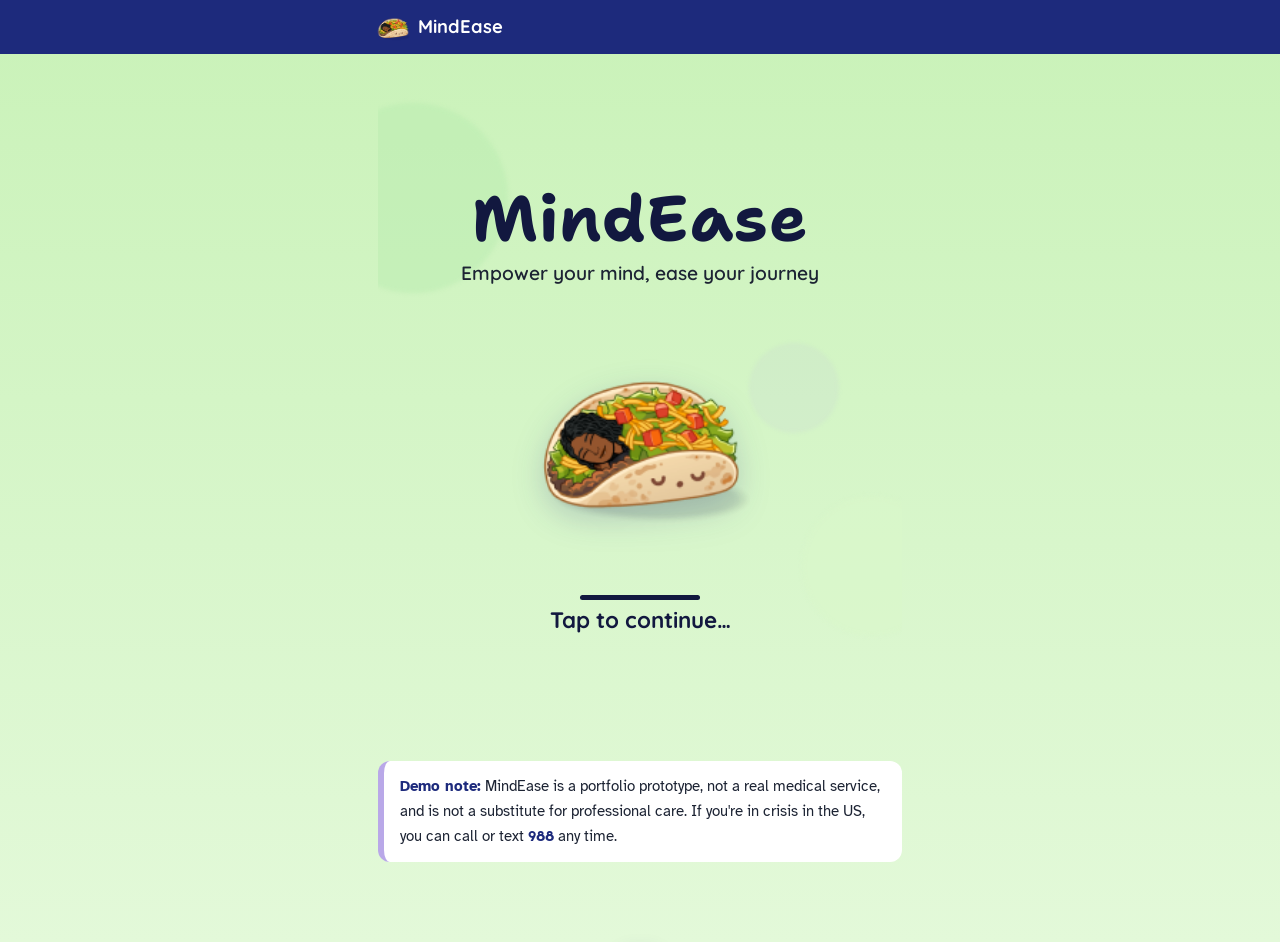
<file: index.html>
<!DOCTYPE html>
<html lang="en">
<head>
  <meta charset="UTF-8">
  <meta name="viewport" content="width=device-width, initial-scale=1.0">
  <title>MindEase — take the stress off your chest</title>
  <meta name="description" content="MindEase — a mental wellness app demo: mood check-ins, a mood log, appointments, support chat, articles, and a calming store. Accessible, mobile-first web version of a Figma prototype by Sefunmi Akin-Olukunle.">
  <link rel="preconnect" href="https://fonts.googleapis.com">
  <link rel="preconnect" href="https://fonts.gstatic.com" crossorigin>
  <link href="https://fonts.googleapis.com/css2?family=Quicksand:wght@500;600;700&family=Atkinson+Hyperlegible:ital,wght@0,400;0,700;1,400&display=swap" rel="stylesheet">
  <link rel="manifest" href="manifest.json">
  <meta name="theme-color" content="#1d2a7c">
  <link rel="icon" href="images/icon-192.png" type="image/png">
  <link rel="apple-touch-icon" href="images/apple-touch-icon.png">
  <meta name="apple-mobile-web-app-capable" content="yes">
  <meta name="apple-mobile-web-app-status-bar-style" content="default">
  <meta name="apple-mobile-web-app-title" content="MindEase">
  <link href="https://fonts.googleapis.com/css2?family=Shantell+Sans:wght@600;700&display=swap" rel="stylesheet">
  <link rel="stylesheet" href="css/app.css">
</head>
<body>
  <a class="skip-link" href="#app">Skip to main content</a>

  <header class="app-header">
    <div class="bar">
      <a class="brand-mini" href="#" data-nav="menu" id="brand-link" aria-label="MindEase home">
        <img src="images/sleepy-taco.png" alt="" width="34" height="33" style="border-radius:8px">
        MindEase
      </a>
      <div class="hdr-actions">
        <button class="icon-btn" id="back-btn" type="button" aria-label="Go back" hidden>←</button>
        <button class="icon-btn" id="menu-btn" type="button" aria-label="Main menu" hidden>☰</button>
      </div>
    </div>
  </header>

  <main id="app" tabindex="-1" aria-live="off"></main>

  <div id="toast" role="status" aria-live="polite"></div>

  <script src="js/app.js"></script>
  <script>
    if ("serviceWorker" in navigator) {
      window.addEventListener("load", () => navigator.serviceWorker.register("./sw.js"));
    }
  </script>
</body>
</html>
</file>
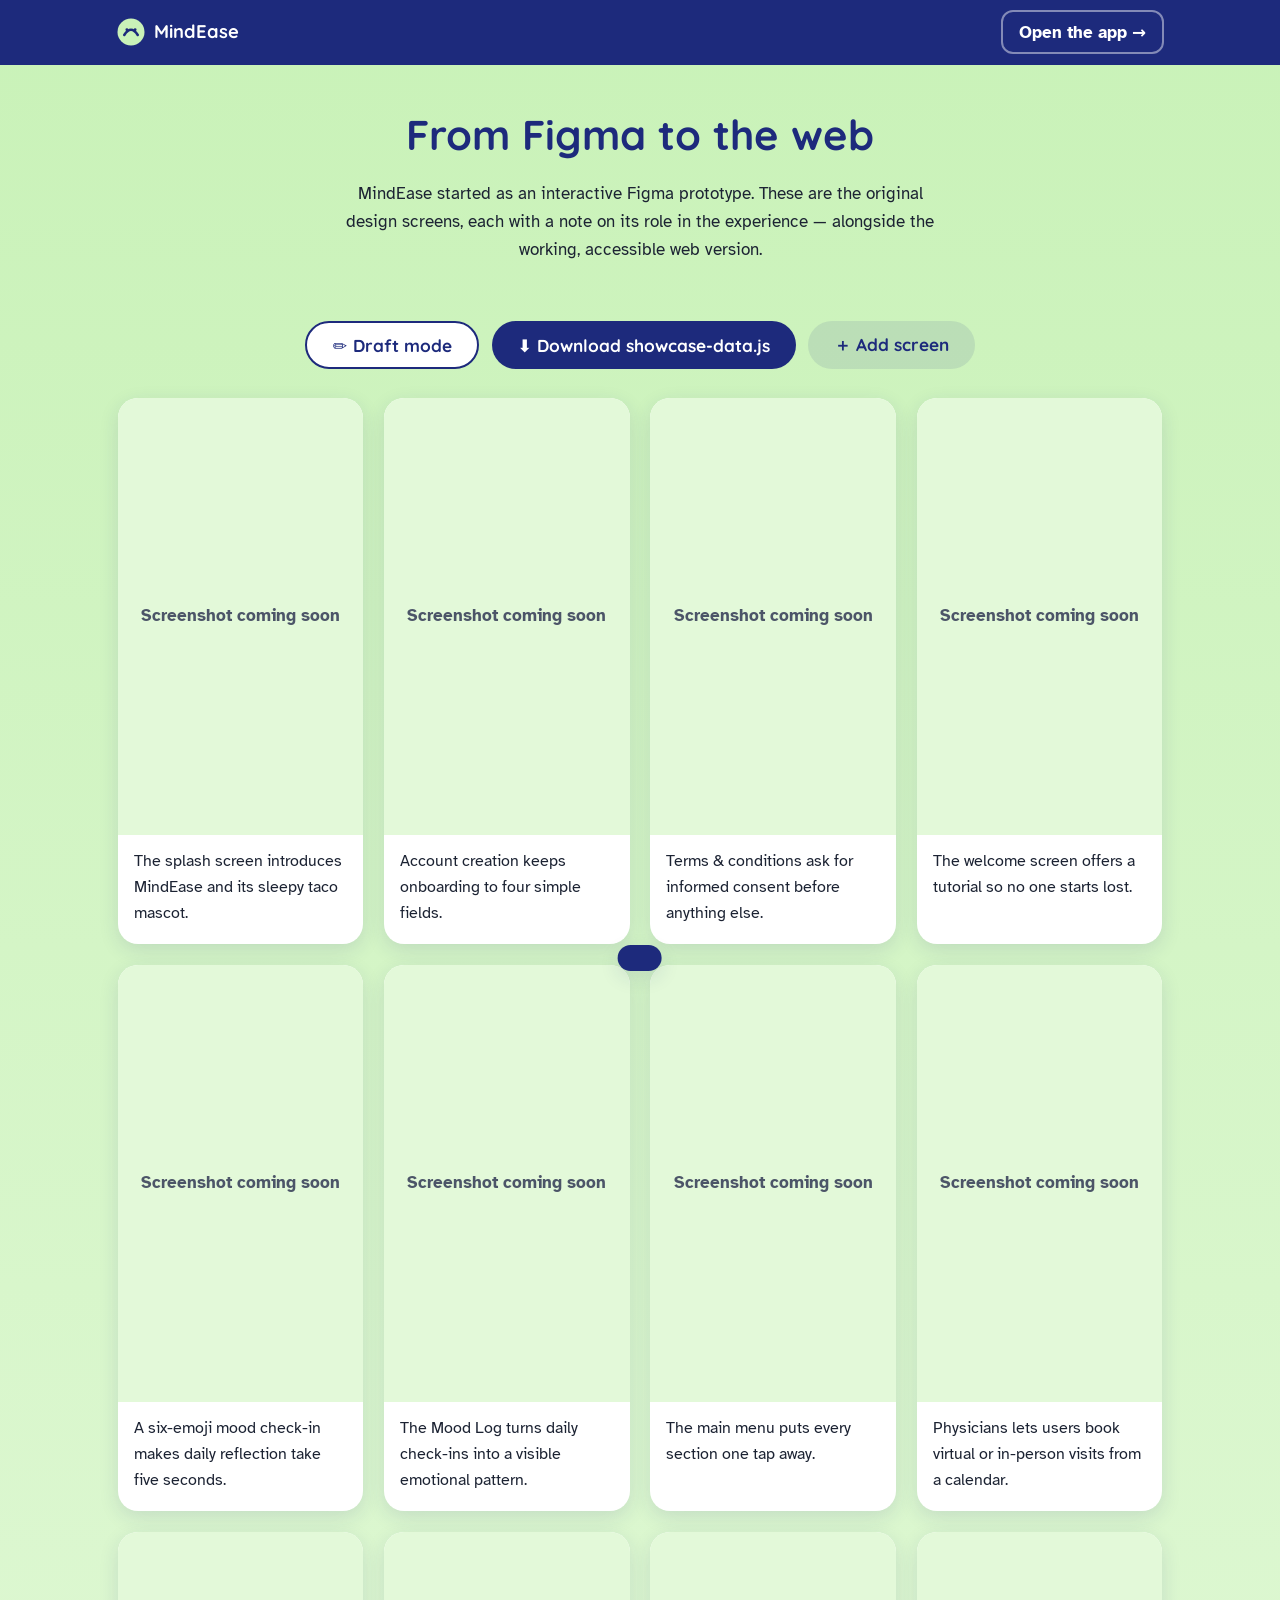
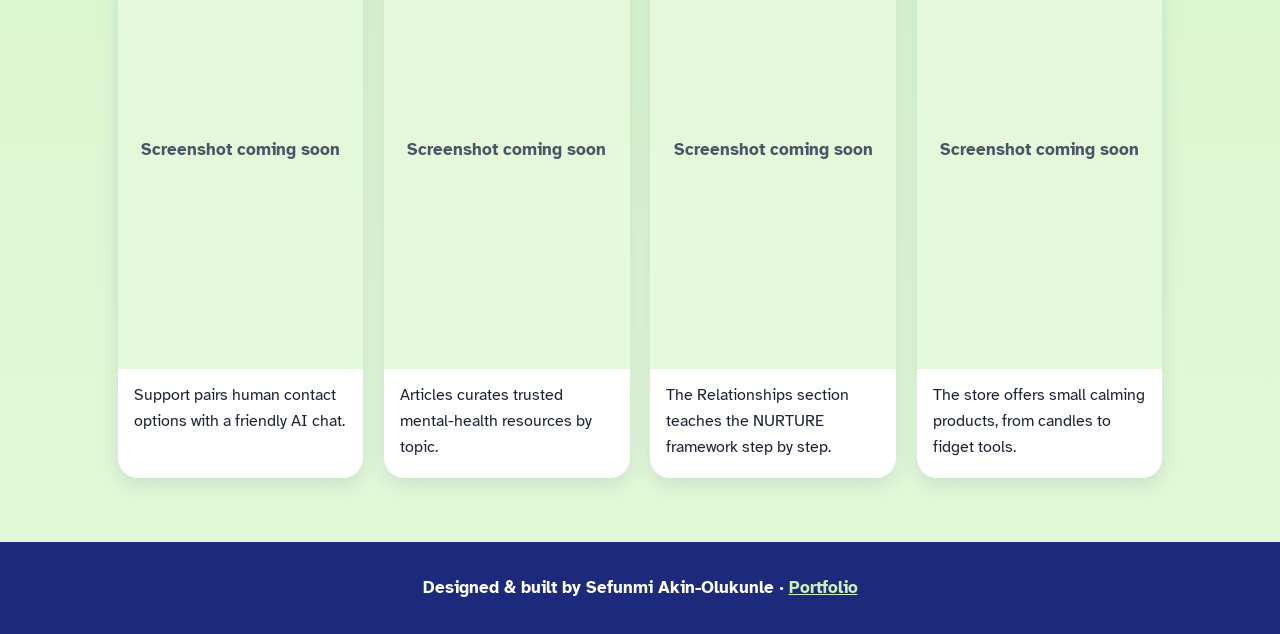
<file: design.html>
<!DOCTYPE html>
<html lang="en">
<head>
  <meta charset="UTF-8">
  <meta name="viewport" content="width=device-width, initial-scale=1.0">
  <title>MindEase — Design Showcase</title>
  <meta name="description" content="From Figma to web: the design process behind MindEase, with prototype screens and notes by Sefunmi Akin-Olukunle.">
  <link rel="preconnect" href="https://fonts.googleapis.com">
  <link rel="preconnect" href="https://fonts.gstatic.com" crossorigin>
  <link href="https://fonts.googleapis.com/css2?family=Quicksand:wght@500;600;700&family=Atkinson+Hyperlegible:ital,wght@0,400;0,700;1,400&display=swap" rel="stylesheet">
  <link rel="stylesheet" href="css/app.css">
</head>
<body>
  <a class="skip-link" href="#shots">Skip to screens</a>
  <header class="app-header">
    <div class="bar" style="max-width:1080px">
      <a class="brand-mini" href="index.html">
        <svg viewBox="0 0 40 40" aria-hidden="true"><circle cx="20" cy="20" r="18" fill="#c9f2b8"/><path d="M11 24 q9 -14 18 0" fill="none" stroke="#1d2a7c" stroke-width="3.4" stroke-linecap="round"/><circle cx="14.5" cy="17" r="1.9" fill="#1d2a7c"/><circle cx="25.5" cy="17" r="1.9" fill="#1d2a7c"/></svg>
        MindEase
      </a>
      <div class="hdr-actions">
        <a class="icon-btn" href="index.html" style="text-decoration:none; padding-inline:1rem">Open the app →</a>
      </div>
    </div>
  </header>

  <section class="showcase-hero">
    <h1>From Figma to the web</h1>
    <p>MindEase started as an interactive Figma prototype. These are the original design screens, each with a note on its role in the experience — alongside the working, accessible web version.</p>
  </section>

  <div class="showcase-wrap">
    <div class="showcase-tools">
      <button class="btn btn-outline" id="draft-toggle" type="button">✏️ Draft mode</button>
      <button class="btn btn-primary" id="export-btn" type="button" hidden>⬇ Download showcase-data.js</button>
      <button class="btn btn-quiet" id="add-card" type="button" hidden>＋ Add screen</button>
    </div>
    <div class="draft-banner" id="draft-banner" hidden>
      Draft mode: click a card's image area to upload a Figma screenshot, edit the captions, then download the data file and replace <strong>js/showcase-data.js</strong> in your repo to publish.
    </div>
    <div class="shot-grid" id="shots"></div>
  </div>

  <footer class="site-footer" style="background:#1d2a7c; color:#fff; text-align:center; padding:2rem 1rem; font-weight:600">
    <p>Designed &amp; built by Sefunmi Akin-Olukunle · <a href="https://dsakinolu.github.io/portfolio/" style="color:#c9f2b8">Portfolio</a></p>
  </footer>

  <div id="toast" role="status" aria-live="polite"></div>
  <script src="js/showcase-data.js"></script>
  <script src="js/showcase.js"></script>
</body>
</html>
</file>
<file: css/app.css>
/* ==========================================================================
   MindEase — web version
   ========================================================================== */

:root {
  --mint: #c9f2b8;
  --mint-soft: #e3f9d9;
  --navy: #1d2a7c;
  --navy-deep: #141d58;
  --card: #ffffff;
  --ink: #1c2333;
  --muted: #4c5568;
  --peach: #f5b48a;
  --lilac: #b9a8e8;
  --good: #2e7d4f;
  --bad: #b3403f;
  --line: rgba(29, 42, 124, 0.18);
  --shadow: 0 6px 20px rgba(29, 42, 124, 0.12);

  --font-display: "Quicksand", system-ui, sans-serif;
  --font-body: "Atkinson Hyperlegible", system-ui, sans-serif;
  --radius: 20px;
  --maxw: 560px;
  /* app column — phone-first, comfy on desktop */
}

* {
  box-sizing: border-box;
  margin: 0;
  padding: 0;
}

html {
  scroll-behavior: smooth;
}

body {
  font-family: var(--font-body);
  font-size: 1.06rem;
  /* generous base for readability */
  line-height: 1.65;
  color: var(--ink);
  background: linear-gradient(180deg, var(--mint) 0%, var(--mint-soft) 100%);
  min-height: 100vh;
}

img,
svg {
  max-width: 100%;
}

a {
  color: var(--navy);
}

/* Focus — always visible, high contrast */
:focus-visible {
  outline: 3px solid var(--navy);
  outline-offset: 3px;
  border-radius: 6px;
}

/* Skip link */
.skip-link {
  position: absolute;
  left: 0.5rem;
  top: -60px;
  background: var(--navy);
  color: #fff;
  font-weight: 700;
  padding: 0.6rem 1.1rem;
  border-radius: 10px;
  z-index: 200;
  transition: top 150ms ease;
}

.skip-link:focus {
  top: 0.5rem;
}

@media (prefers-reduced-motion: reduce) {

  *,
  *::before,
  *::after {
    animation: none !important;
    transition: none !important;
  }

  html {
    scroll-behavior: auto;
  }
}

/* Visually hidden (for screen readers) */
.sr-only {
  position: absolute;
  width: 1px;
  height: 1px;
  padding: 0;
  margin: -1px;
  overflow: hidden;
  clip: rect(0, 0, 0, 0);
  white-space: nowrap;
  border: 0;
}

@keyframes fadeUp {
  from {
    opacity: 0;
    transform: translateY(12px);
  }

  to {
    opacity: 1;
    transform: none;
  }
}

@keyframes floatSlow {

  0%,
  100% {
    transform: translateY(0);
  }

  50% {
    transform: translateY(-8px);
  }
}

/* ==========================================================================
   App shell
   ========================================================================== */
.app-header {
  position: sticky;
  top: 0;
  z-index: 50;
  background: var(--navy);
  color: #fff;
}

.app-header .bar {
  max-width: var(--maxw);
  margin: 0 auto;
  display: flex;
  align-items: center;
  justify-content: space-between;
  gap: 0.6rem;
  padding: 0.65rem 1rem;
}

.brand-mini {
  font-family: var(--font-display);
  font-weight: 700;
  font-size: 1.15rem;
  color: #fff;
  text-decoration: none;
  display: flex;
  align-items: center;
  gap: 0.5rem;
}

.brand-mini svg {
  width: 30px;
  height: 30px;
}

.hdr-actions {
  display: flex;
  gap: 0.4rem;
}

.icon-btn {
  min-width: 44px;
  min-height: 44px;
  /* touch target */
  display: inline-flex;
  align-items: center;
  justify-content: center;
  background: transparent;
  border: 2px solid rgba(255, 255, 255, 0.45);
  color: #fff;
  border-radius: 12px;
  cursor: pointer;
  font-size: 1.05rem;
  font-family: var(--font-body);
  font-weight: 700;
}

.icon-btn:hover {
  border-color: #fff;
  background: rgba(255, 255, 255, 0.12);
}

.icon-btn[hidden] {
  display: none;
}

main#app {
  max-width: var(--maxw);
  margin: 0 auto;
  padding: 1.4rem 1.1rem 5rem;
}

.screen {
  animation: fadeUp 350ms ease both;
}

.screen h1 {
  font-family: var(--font-display);
  font-weight: 700;
  font-size: clamp(1.7rem, 6vw, 2.3rem);
  color: var(--navy);
  text-align: center;
  margin-bottom: 0.9rem;
  line-height: 1.2;
}

.screen .lede {
  text-align: center;
  max-width: 42ch;
  margin: 0 auto 1.5rem;
}

.card {
  background: var(--card);
  border-radius: var(--radius);
  box-shadow: var(--shadow);
  padding: 1.4rem 1.3rem;
  margin-bottom: 1.2rem;
}

.card h2 {
  font-family: var(--font-display);
  font-weight: 700;
  color: var(--navy);
  font-size: 1.25rem;
  margin-bottom: 0.6rem;
}

.card p+p {
  margin-top: 0.8rem;
}

/* Buttons — min 44px, AA contrast */
.btn {
  font-family: var(--font-display);
  font-weight: 700;
  font-size: 1.08rem;
  display: inline-flex;
  align-items: center;
  justify-content: center;
  min-height: 48px;
  padding: 0.6rem 1.6rem;
  border-radius: 999px;
  border: none;
  cursor: pointer;
  text-decoration: none;
  text-align: center;
  transition: transform 130ms ease, background 130ms ease;
}

.btn:hover {
  transform: translateY(-2px);
}

.btn:active {
  transform: translateY(1px);
}

.btn-primary {
  background: var(--navy);
  color: #fff;
}

.btn-primary:hover {
  background: var(--navy-deep);
}

.btn-outline {
  background: #fff;
  color: var(--navy);
  border: 2.5px solid var(--navy);
}

.btn-quiet {
  background: rgba(29, 42, 124, 0.1);
  color: var(--navy);
}

.btn-block {
  display: flex;
  width: 100%;
}

.btn-row {
  display: flex;
  gap: 0.8rem;
  justify-content: center;
  flex-wrap: wrap;
  margin-top: 1.2rem;
}

.btn-row .btn {
  flex: 1 1 130px;
}

/* Menu list (Main Menu) */
.menu-list {
  list-style: none;
  display: grid;
  gap: 0.8rem;
}

.menu-list .btn {
  width: 100%;
  justify-content: space-between;
  padding-inline: 1.3rem;
}

.menu-list .btn .arrow {
  font-weight: 400;
}

/* Forms */
form .field {
  display: grid;
  gap: 0.35rem;
  margin-bottom: 1rem;
}

form .field>span {
  font-weight: 700;
}

.hint {
  font-size: 0.9rem;
  color: var(--muted);
}

input[type="text"],
input[type="email"],
input[type="tel"],
input[type="password"],
input[type="date"],
select,
textarea {
  font-family: var(--font-body);
  font-size: 1.05rem;
  color: var(--ink);
  min-height: 48px;
  padding: 0.6rem 0.9rem;
  border: 2px solid var(--line);
  border-radius: 14px;
  background: #fff;
  width: 100%;
}

textarea {
  min-height: 130px;
  resize: vertical;
}

input:focus,
select:focus,
textarea:focus {
  outline: none;
  border-color: var(--navy);
  box-shadow: 0 0 0 3px rgba(29, 42, 124, 0.18);
}

.error-msg {
  color: var(--bad);
  font-weight: 700;
  font-size: 0.95rem;
}

/* Mood picker — real radio buttons, big targets */
.mood-grid {
  display: grid;
  grid-template-columns: repeat(3, 1fr);
  gap: 0.8rem;
  border: none;
}

.mood-grid legend {
  font-weight: 700;
  margin-bottom: 0.8rem;
}

.mood-opt {
  position: relative;
}

.mood-opt input {
  position: absolute;
  inset: 0;
  opacity: 0;
  cursor: pointer;
  width: 100%;
  height: 100%;
  margin: 0;
}

.mood-opt .face {
  display: flex;
  flex-direction: column;
  align-items: center;
  gap: 0.3rem;
  background: var(--mint-soft);
  border: 3px solid transparent;
  border-radius: 16px;
  padding: 0.8rem 0.4rem;
  font-weight: 700;
  font-size: 0.95rem;
  text-align: center;
  min-height: 92px;
  justify-content: center;
  transition: border-color 120ms ease, background 120ms ease;
}

.mood-opt .face .emoji {
  font-size: 2rem;
  line-height: 1;
}

.mood-opt input:hover+.face {
  border-color: var(--lilac);
}

.mood-opt input:checked+.face {
  border-color: var(--navy);
  background: #fff;
}

.mood-opt input:focus-visible+.face {
  outline: 3px solid var(--navy);
  outline-offset: 3px;
}

/* Mood log */
.mood-log {
  list-style: none;
  display: grid;
  gap: 0.6rem;
}

.mood-log li {
  display: flex;
  align-items: center;
  justify-content: space-between;
  background: var(--mint-soft);
  border-radius: 14px;
  padding: 0.7rem 1rem;
  font-weight: 700;
}

.mood-log .emoji {
  font-size: 1.5rem;
}

/* Store */
.store-grid {
  display: grid;
  grid-template-columns: 1fr 1fr;
  gap: 0.9rem;
}

@media (max-width: 400px) {
  .store-grid {
    grid-template-columns: 1fr;
  }
}

.product-card {
  background: #fff;
  border-radius: 16px;
  box-shadow: var(--shadow);
  padding: 1rem;
  text-align: center;
  display: flex;
  flex-direction: column;
  gap: 0.4rem;
}

.product-card .p-emoji {
  font-size: 2.6rem;
  line-height: 1.2;
}

.product-card h3 {
  font-family: var(--font-display);
  font-size: 1.05rem;
  color: var(--navy);
}

.product-card .price {
  font-weight: 700;
}

.product-card .btn {
  min-height: 44px;
  margin-top: auto;
}

.cart-list {
  list-style: none;
  display: grid;
  gap: 0.6rem;
  margin-bottom: 1rem;
}

.cart-list li {
  display: flex;
  justify-content: space-between;
  align-items: center;
  gap: 0.7rem;
  background: var(--mint-soft);
  border-radius: 14px;
  padding: 0.6rem 0.9rem;
  font-weight: 700;
}

.cart-list .rm {
  min-width: 44px;
  min-height: 44px;
  border-radius: 10px;
  border: 2px solid var(--bad);
  background: #fff;
  color: var(--bad);
  font-weight: 800;
  cursor: pointer;
}

.total-line {
  display: flex;
  justify-content: space-between;
  font-family: var(--font-display);
  font-weight: 700;
  font-size: 1.2rem;
  color: var(--navy);
  padding: 0.4rem 0.2rem;
}

/* Chat */
.chat-box {
  display: flex;
  flex-direction: column;
  gap: 0.6rem;
  min-height: 260px;
  max-height: 46vh;
  overflow-y: auto;
  padding: 0.4rem 0.1rem;
}

.chat-msg {
  max-width: 86%;
  padding: 0.6rem 0.9rem;
  border-radius: 16px;
  font-size: 1rem;
}

.chat-msg.bot {
  background: var(--mint-soft);
  align-self: flex-start;
  border-bottom-left-radius: 4px;
}

.chat-msg.user {
  background: var(--navy);
  color: #fff;
  align-self: flex-end;
  border-bottom-right-radius: 4px;
}

.chat-form {
  display: flex;
  gap: 0.6rem;
  margin-top: 0.8rem;
}

.chat-form input {
  flex: 1;
}

.chat-form .btn {
  min-width: 90px;
}

/* Articles */
.article-list {
  list-style: none;
  display: grid;
  gap: 0.8rem;
}

.article-list a {
  display: block;
  background: #fff;
  border-radius: 16px;
  box-shadow: var(--shadow);
  padding: 1rem 1.2rem;
  text-decoration: none;
}

.article-list a:hover {
  outline: 3px solid var(--lilac);
}

.article-list h3 {
  font-family: var(--font-display);
  color: var(--navy);
  font-size: 1.1rem;
}

.article-list p {
  color: var(--muted);
  font-size: 0.95rem;
}

/* Taco mascot */
.taco-wrap {
  display: flex;
  justify-content: center;
  margin-top: 1.6rem;
}

.taco-wrap svg {
  width: 96px;
  height: auto;
  animation: floatSlow 3.6s ease-in-out infinite;
}

.tagline {
  text-align: center;
  font-family: var(--font-display);
  font-weight: 700;
  color: var(--navy);
  margin-top: 0.5rem;
}

/* Notices */
.notice {
  background: #fff;
  border-left: 6px solid var(--lilac);
  border-radius: 12px;
  padding: 0.8rem 1rem;
  font-size: 0.95rem;
  margin-top: 1.2rem;
}

.notice strong {
  color: var(--navy);
}

/* Toast (aria-live handled in JS) */
#toast {
  position: fixed;
  left: 50%;
  bottom: 1.2rem;
  transform: translateX(-50%) translateY(90px);
  background: var(--navy);
  color: #fff;
  font-weight: 700;
  padding: 0.8rem 1.4rem;
  border-radius: 999px;
  box-shadow: var(--shadow);
  transition: transform 250ms ease;
  z-index: 120;
  max-width: 92vw;
  text-align: center;
}

#toast.show {
  transform: translateX(-50%) translateY(0);
}

/* Terms scroll region */
.terms-scroll {
  max-height: 46vh;
  overflow-y: auto;
  border: 2px solid var(--line);
  border-radius: 14px;
  padding: 1rem 1.1rem;
  background: #fff;
}

.terms-scroll h3 {
  color: var(--navy);
  font-family: var(--font-display);
  margin: 0.9rem 0 0.3rem;
}

.terms-scroll h3:first-child {
  margin-top: 0;
}

/* Calendar-ish appointment summary */
.appt-summary {
  display: grid;
  gap: 0.4rem;
  font-weight: 700;
}

.appt-summary span {
  color: var(--navy);
}

/* ==========================================================================
   Design showcase page (design.html)
   ========================================================================== */
.showcase-hero {
  text-align: center;
  padding: 2.2rem 1rem 1rem;
  max-width: 720px;
  margin: 0 auto;
}

.showcase-hero h1 {
  font-family: var(--font-display);
  font-weight: 700;
  font-size: clamp(1.9rem, 5vw, 2.6rem);
  color: var(--navy);
}

.showcase-hero p {
  max-width: 54ch;
  margin: 0.7rem auto 0;
}

.showcase-wrap {
  max-width: 1080px;
  margin: 0 auto;
  padding: 1.4rem 1.1rem 4rem;
}

.showcase-tools {
  display: flex;
  gap: 0.8rem;
  justify-content: center;
  flex-wrap: wrap;
  margin: 1.2rem 0 1.8rem;
}

.shot-grid {
  display: grid;
  grid-template-columns: repeat(auto-fill, minmax(240px, 1fr));
  gap: 1.3rem;
}

.shot-card {
  background: #fff;
  border-radius: var(--radius);
  box-shadow: var(--shadow);
  overflow: hidden;
  display: flex;
  flex-direction: column;
}

.shot-card .shot {
  aspect-ratio: 9 / 16;
  background: var(--mint-soft);
  display: flex;
  align-items: center;
  justify-content: center;
  color: var(--muted);
  font-weight: 700;
  text-align: center;
  padding: 1rem;
}

.shot-card .shot img {
  width: 100%;
  height: 100%;
  object-fit: cover;
}

.shot-card .cap {
  padding: 0.9rem 1rem 1.1rem;
}

.shot-card .cap p {
  font-size: 0.98rem;
}

.shot-card .cap input[type="text"] {
  margin-top: 0.5rem;
  font-size: 0.95rem;
}

.shot-card .cap .filelbl {
  display: block;
  margin-top: 0.6rem;
}

.shot-card .del {
  margin: 0 1rem 1rem;
  min-height: 44px;
  border: 2px solid var(--bad);
  background: #fff;
  color: var(--bad);
  border-radius: 12px;
  font-weight: 700;
  cursor: pointer;
}

.draft-banner {
  background: #fff3d6;
  border: 2px dashed var(--peach);
  border-radius: 14px;
  padding: 0.9rem 1.1rem;
  font-weight: 700;
  text-align: center;
  margin-bottom: 1.4rem;
}

/* ==========================================================================
   Splash — "Empower your mind, ease your journey"
   ========================================================================== */
.splash-tap {
  position: relative;
  overflow: hidden;
  display: flex;
  flex-direction: column;
  align-items: center;
  justify-content: center;
  gap: 0.4rem;
  width: 100%;
  min-height: 74vh;
  background: transparent;
  border: none;
  cursor: pointer;
  font-family: inherit;
  color: inherit;
  border-radius: var(--radius);
}

.wordmark {
  font-family: "Shantell Sans", var(--font-display);
  font-weight: 700;
  font-size: clamp(2.6rem, 11vw, 4rem);
  color: #12183f;
  letter-spacing: 0.01em;
  line-height: 1.1;
  animation: fadeUp 600ms ease both;
}

.splash-tag {
  font-family: var(--font-display);
  font-weight: 600;
  font-size: clamp(1rem, 3.4vw, 1.2rem);
  color: var(--ink);
  animation: fadeUp 600ms ease 150ms both;
}

.splash-taco {
  width: clamp(160px, 44vw, 220px);
  height: auto;
  margin-top: 2.2rem;
  animation: fadeUp 600ms ease 300ms both, floatSlow 4s ease-in-out 1s infinite;
  filter: drop-shadow(0 10px 16px rgba(29, 42, 124, 0.2));
}

.tap-cue {
  margin-top: 3rem;
  font-family: var(--font-display);
  font-weight: 700;
  font-size: clamp(1.15rem, 4vw, 1.4rem);
  color: #12183f;
  display: flex;
  flex-direction: column;
  align-items: center;
  gap: 0.35rem;
  animation: tapPulse 2s ease-in-out infinite;
}

.tap-line {
  display: block;
  width: 120px;
  height: 5px;
  background: #12183f;
  border-radius: 999px;
}

@keyframes tapPulse {

  0%,
  100% {
    opacity: 1;
  }

  50% {
    opacity: 0.55;
  }
}

.splash-blob {
  position: absolute;
  border-radius: 50%;
  z-index: -1;
  filter: blur(2px);
  opacity: 0.5;
  animation: floatSlow 6s ease-in-out infinite;
}

.splash-blob.b1 {
  width: 190px;
  height: 190px;
  background: #b9ecb0;
  top: 4%;
  left: -60px;
}

.splash-blob.b2 {
  width: 140px;
  height: 140px;
  background: #d9f7c9;
  bottom: 16%;
  right: -40px;
  animation-delay: 1.4s;
}

.splash-blob.b3 {
  width: 90px;
  height: 90px;
  background: #b9a8e833;
  top: 40%;
  right: 12%;
  animation-delay: 2.6s;
}

/* Breathing exercise */
.breath-ring {
  width: 150px;
  height: 150px;
  margin: 0.6rem auto 1rem;
  border-radius: 50%;
  background: var(--mint-soft);
  border: 6px solid var(--lilac);
  display: flex;
  align-items: center;
  justify-content: center;
  font-family: var(--font-display);
  font-weight: 700;
  font-size: 2.2rem;
  color: var(--navy);
  transition: transform 3.8s ease-in-out, border-color 600ms ease;
}

.breath-ring.grow {
  transform: scale(1.35);
  border-color: var(--navy);
}

.breath-ring.hold-big {
  transform: scale(1.35);
  border-color: var(--good);
}

.breath-ring.shrink {
  transform: scale(1);
  border-color: var(--navy);
}

.breath-ring.hold-small {
  transform: scale(1);
  border-color: var(--good);
}

@media (prefers-reduced-motion: reduce) {
  .breath-ring {
    transition: border-color 600ms ease;
  }
}

.breath-cue {
  font-weight: 700;
  font-size: 1.15rem;
  color: var(--navy);
  min-height: 1.8em;
}
</file>
